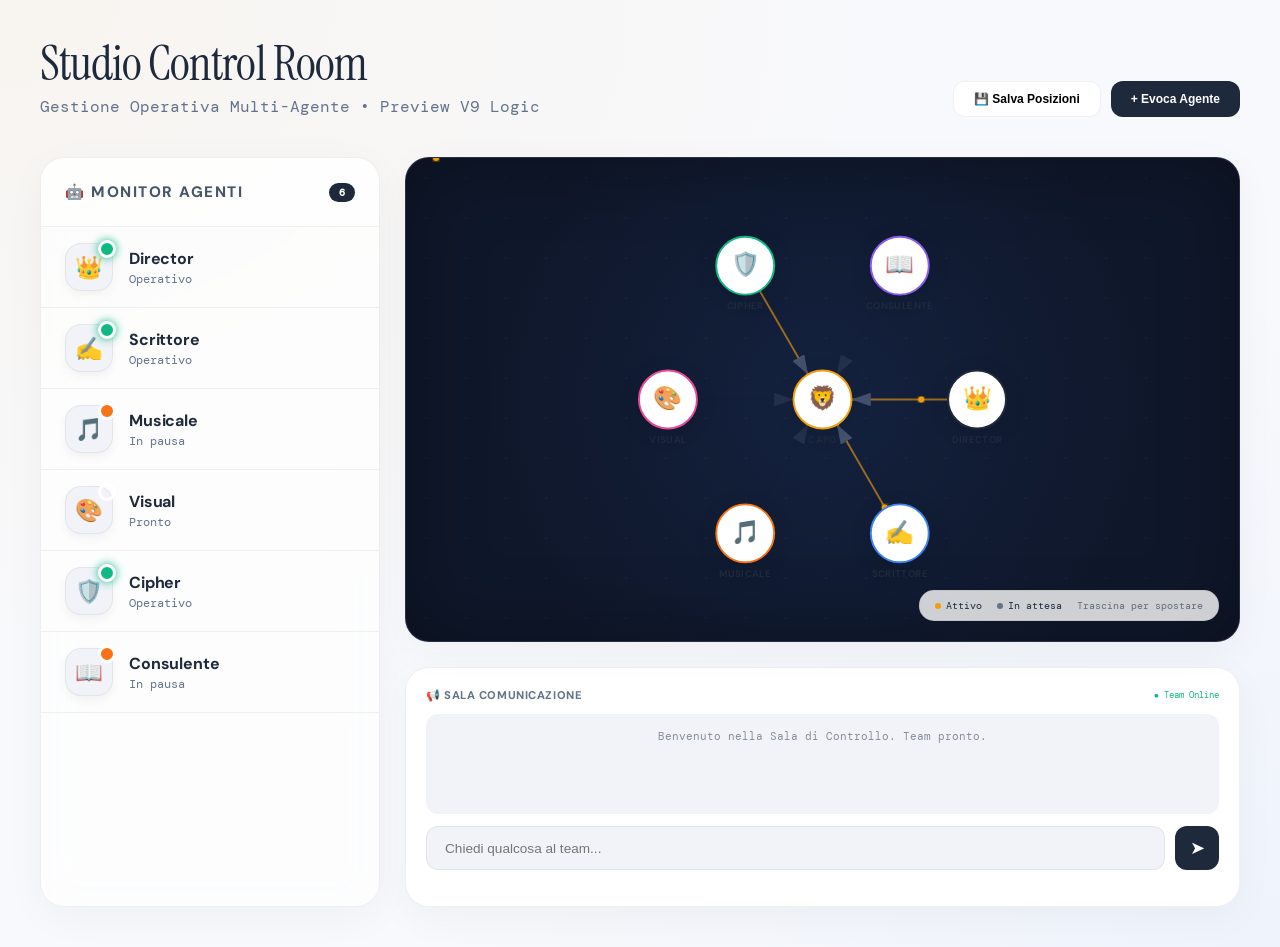
<file: map_preview.html>
<!DOCTYPE html>
<html lang="it">
<head>
    <meta charset="UTF-8">
    <meta name="viewport" content="width=device-width, initial-scale=1.0">
    <title>Cluster Map Preview - Content Factory V10</title>
    <link href="https://fonts.googleapis.com/css2?family=DM+Sans:wght@400;500;700&family=DM+Mono:wght@400;500&family=Instrument+Serif:ital,wght@0,400;1,400&display=swap" rel="stylesheet">
    <style>
        :root {
            --bg: #f8f9fc;
            --bg2: #ffffff;
            --bg3: #f1f3f9;
            --bg4: #e2e8f0;
            --border: rgba(0,0,0,0.06);
            --border2: rgba(0,0,0,0.1);
            --text: #1e293b;
            --dim: #64748b;
            --mid: #475569;
            --accent: #f59e0b;
            --accent2: #d97706;
            --green: #10b981;
            --orange: #f97316;
            --blue: #3b82f6;
            --purple: #8b5cf6;
            --pink: #ec4899;
            --radius: 24px;
            --shadow: 0 10px 40px rgba(0,0,0,0.04);
            --glass: rgba(255, 255, 255, 0.7);
        }

        * { margin:0; padding:0; box-sizing:border-box; }
        body { 
            font-family: 'DM Sans', sans-serif; 
            background: var(--bg); 
            color: var(--text);
            padding: 40px;
            min-height: 100vh;
            background-image: radial-gradient(at 0% 0%, rgba(245, 158, 11, 0.05) 0px, transparent 50%),
                              radial-gradient(at 100% 100%, rgba(59, 130, 246, 0.05) 0px, transparent 50%);
        }

        .preview-container {
            max-width: 1400px;
            margin: 0 auto;
        }

        .header {
            margin-bottom: 40px;
            display: flex;
            justify-content: space-between;
            align-items: flex-end;
        }

        .greeting {
            font-family: 'Instrument Serif', serif;
            font-size: 3rem;
            line-height: 1;
            letter-spacing: -0.02em;
        }

        .sub {
            color: var(--dim);
            font-size: 1rem;
            margin-top: 8px;
            font-family: 'DM Mono', monospace;
        }

        /* CONTROL ROOM LAYOUT */
        .control-room-layout {
            display: grid;
            grid-template-columns: 340px 1fr;
            grid-template-rows: 1fr 240px;
            gap: 25px;
            height: 750px;
        }

        .cr-monitor {
            grid-row: 1 / 3;
            background: var(--glass);
            backdrop-filter: blur(20px);
            border-radius: var(--radius);
            border: 1px solid var(--border);
            display: flex;
            flex-direction: column;
            overflow: hidden;
            box-shadow: var(--shadow);
        }

        .card-hdr {
            padding: 24px;
            border-bottom: 1px solid var(--border);
            display: flex;
            justify-content: space-between;
            align-items: center;
            background: rgba(255,255,255,0.4);
        }

        .card-title {
            font-weight: 800;
            font-size: 0.95rem;
            text-transform: uppercase;
            letter-spacing: 0.1em;
            color: var(--mid);
        }

        .ac-count {
            background: var(--text);
            color: #fff;
            padding: 3px 10px;
            border-radius: 20px;
            font-size: 0.65rem;
            font-family: 'DM Mono', monospace;
            font-weight: 700;
        }

        .monitor-list {
            flex: 1;
            overflow-y: auto;
        }

        .monitor-item {
            display: flex;
            align-items: center;
            gap: 16px;
            padding: 16px 24px;
            border-bottom: 1px solid var(--border);
            transition: all 0.3s cubic-bezier(0.4, 0, 0.2, 1);
            cursor: pointer;
        }

        .monitor-item:hover { 
            background: rgba(255,255,255,0.6); 
            transform: translateX(5px);
        }

        .mi-av {
            width: 48px;
            height: 48px;
            border-radius: 16px;
            background: var(--bg3);
            display: flex;
            align-items: center;
            justify-content: center;
            font-size: 1.4rem;
            position: relative;
            border: 1px solid var(--border);
            box-shadow: 0 4px 10px rgba(0,0,0,0.05);
        }

        .mi-av::after {
            content: '';
            position: absolute;
            top: -4px;
            right: -4px;
            width: 12px;
            height: 12px;
            border-radius: 50%;
            border: 3px solid #fff;
        }

        .mi-av.online::after { background: var(--green); box-shadow: 0 0 10px var(--green); }
        .mi-av.busy::after { background: var(--orange); }

        .mi-info { flex: 1; }
        .mi-name { font-weight: 700; font-size: 1rem; letter-spacing: -0.01em; }
        .mi-status { font-family: 'DM Mono', monospace; font-size: 0.72rem; color: var(--dim); margin-top: 3px; }

        /* MAP AREA */
        .cr-map-area {
            background: #0f172a; /* Deep Space for the Map as requested in original style */
            border-radius: var(--radius);
            border: 1px solid rgba(255,255,255,0.1);
            position: relative;
            overflow: hidden;
            box-shadow: var(--shadow), inset 0 0 80px rgba(0,0,0,0.3);
            background-image: 
                radial-gradient(circle at 50% 50%, rgba(59, 130, 246, 0.1) 0%, transparent 70%),
                radial-gradient(rgba(255,255,255,0.03) 1px, transparent 1px);
            background-size: 100% 100%, 40px 40px;
        }

        #flowContainer {
            width: 100%;
            height: 100%;
        }

        .map-legend {
            position: absolute;
            bottom: 20px;
            right: 20px;
            background: rgba(255,255,255,0.8);
            backdrop-filter: blur(10px);
            padding: 8px 15px;
            border-radius: 15px;
            font-family: 'DM Mono', monospace;
            font-size: 0.6rem;
            display: flex;
            gap: 15px;
            border: 1px solid var(--border);
            pointer-events: none;
        }

        /* COMM HUB */
        .cr-comm-hub {
            background: var(--bg2);
            border-radius: var(--radius);
            border: 1px solid var(--border);
            padding: 20px;
            display: flex;
            flex-direction: column;
            gap: 12px;
            box-shadow: var(--shadow);
        }

        .comm-header {
            display: flex;
            justify-content: space-between;
            align-items: center;
        }

        .comm-label {
            font-size: 0.7rem;
            font-weight: 800;
            text-transform: uppercase;
            color: var(--dim);
            letter-spacing: 0.05em;
        }

        .comm-feed {
            height: 100px;
            background: var(--bg3);
            border-radius: 12px;
            padding: 15px;
            overflow-y: auto;
            font-family: 'DM Mono', monospace;
            font-size: 0.7rem;
            display: flex;
            flex-direction: column;
            gap: 8px;
        }

        .comm-msg { line-height: 1.4; }
        .comm-msg b { color: var(--accent2); }

        .comm-input-wrap {
            display: flex;
            gap: 10px;
        }

        .comm-input {
            flex: 1;
            padding: 12px 18px;
            border-radius: 12px;
            border: 1px solid var(--border);
            background: var(--bg3);
            outline: none;
            font-size: 0.85rem;
            transition: all 0.2s;
        }

        .comm-input:focus { border-color: var(--accent); background: #fff; }

        .comm-btn {
            width: 44px;
            height: 44px;
            border-radius: 12px;
            background: var(--text);
            color: #fff;
            border: none;
            cursor: pointer;
            display: flex;
            align-items: center;
            justify-content: center;
            font-size: 1.1rem;
        }

        /* SVG NODE STYLES */
        .flow-node circle { transition: stroke-width 0.2s; }
        .flow-node:hover circle { stroke-width: 4px; }
        .flow-node text { pointer-events: none; }
    </style>
</head>
<body>

<div class="preview-container">
    <div class="header">
        <div>
            <div class="greeting">Studio Control Room</div>
            <div class="sub">Gestione Operativa Multi-Agente • Preview V9 Logic</div>
        </div>
        <div style="display:flex; gap:10px;">
            <button style="padding:10px 20px; border-radius:12px; background:var(--bg2); border:1px solid var(--border); font-weight:700; font-size:0.75rem; cursor:pointer;" onclick="FlowEngine.savePositions()">💾 Salva Posizioni</button>
            <button style="padding:10px 20px; border-radius:12px; background:var(--text); color:#fff; border:none; font-weight:700; font-size:0.75rem; cursor:pointer;">+ Evoca Agente</button>
        </div>
    </div>

    <div class="control-room-layout">
        <!-- MONITOR -->
        <div class="cr-monitor">
            <div class="card-hdr">
                <div class="card-title">🤖 Monitor Agenti</div>
                <div class="ac-count" id="agentCount">6</div>
            </div>
            <div class="monitor-list" id="monitorList">
                <!-- Populated by JS -->
            </div>
        </div>

        <!-- MAP -->
        <div class="cr-map-area">
            <div id="flowContainer"></div>
            <div class="map-legend">
                <div style="display:flex; align-items:center; gap:5px;"><span style="width:6px; height:6px; border-radius:50%; background:var(--accent);"></span> Attivo</div>
                <div style="display:flex; align-items:center; gap:5px;"><span style="width:6px; height:6px; border-radius:50%; background:var(--dim);"></span> In attesa</div>
                <div style="opacity:0.6;">Trascina per spostare</div>
            </div>
        </div>

        <!-- COMM HUB -->
        <div class="cr-comm-hub">
            <div class="comm-header">
                <div class="comm-label">📢 Sala Comunicazione</div>
                <div style="font-family:'DM Mono',monospace; font-size:0.55rem; color:var(--green);">● Team Online</div>
            </div>
            <div class="comm-feed" id="commFeed">
                <div class="comm-msg" style="opacity:0.5; text-align:center;">Benvenuto nella Sala di Controllo. Team pronto.</div>
            </div>
            <div class="comm-input-wrap">
                <input type="text" class="comm-input" placeholder="Chiedi qualcosa al team..." id="commInput">
                <button class="comm-btn" onclick="sendMsg()">➤</button>
            </div>
        </div>
    </div>
</div>

<script>
// MOCK DATA consistent with V9
window.AGENTS_DATA = [
    { id: 'director', role: 'Director', icon: '👑', color: 'var(--text)', status: 'run' },
    { id: 'scrittore', role: 'Scrittore', icon: '✍️', color: 'var(--blue)', status: 'run' },
    { id: 'musicale', role: 'Musicale', icon: '🎵', color: 'var(--orange)', status: 'wait' },
    { id: 'visual', role: 'Visual', icon: '🎨', color: 'var(--pink)', status: 'done' },
    { id: 'cipher', role: 'Cipher', icon: '🛡️', color: 'var(--green)', status: 'run' },
    { id: 'consulente', role: 'Consulente', icon: '📖', color: 'var(--purple)', status: 'wait' }
];

const FlowEngine = {
    canvasId: 'flowCanvas',
    nodes: [],
    links: [],
    draggingNode: null,
    offset: { x: 0, y: 0 },

    init(containerId) {
        const container = document.getElementById(containerId);
        if (!container) return;
        
        container.innerHTML = `
            <svg id="${this.canvasId}" width="100%" height="100%" viewBox="0 0 800 500" style="overflow:visible; user-select:none;">
                <defs>
                    <marker id="arrowhead" markerWidth="10" markerHeight="7" refX="25" refY="3.5" orient="auto">
                        <polygon points="0 0, 10 3.5, 0 7" fill="var(--dim)" />
                    </marker>
                    <filter id="glow">
                        <feGaussianBlur stdDeviation="2.5" result="coloredBlur"/>
                        <feMerge>
                            <feMergeNode in="coloredBlur"/><feMergeNode in="SourceGraphic"/>
                        </feMerge>
                    </filter>
                </defs>
                <g id="linksLayer"></g>
                <g id="nodesLayer"></g>
            </svg>
        `;

        const svg = document.getElementById(this.canvasId);
        svg.addEventListener('mousemove', (e) => this.onDrag(e));
        svg.addEventListener('mouseup', () => this.stopDrag());
        svg.addEventListener('mouseleave', () => this.stopDrag());
        
        this.generateFlow();
        renderMonitor();
    },

    generateFlow() {
        // Sample positions if not saved
        const centerX = 400;
        const centerY = 250;
        const radius = 160;

        // User Node at center
        const userNode = {
            id: 'user_me',
            x: centerX,
            y: centerY,
            label: 'Capo',
            emoji: '🦁',
            color: 'var(--accent)',
            type: 'user'
        };

        this.nodes = [userNode];
        window.AGENTS_DATA.forEach((agent, i) => {
            const angle = (i / window.AGENTS_DATA.length) * Math.PI * 2;
            const node = {
                id: agent.id,
                x: centerX + radius * Math.cos(angle),
                y: centerY + radius * Math.sin(angle),
                label: agent.role,
                emoji: agent.icon,
                color: agent.color,
                status: agent.status,
                type: 'agent'
            };
            this.nodes.push(node);
        });

        this.links = window.AGENTS_DATA.map(agent => ({
            source: agent.id,
            target: 'user_me',
            status: agent.status
        }));

        this.render();
    },

    render() {
        const nodesLayer = document.getElementById('nodesLayer');
        const linksLayer = document.getElementById('linksLayer');
        if (!nodesLayer || !linksLayer) return;

        linksLayer.innerHTML = this.links.map((link, i) => {
            const s = this.nodes.find(n => n.id === link.source);
            const t = this.nodes.find(n => n.id === link.target);
            if (!s || !t) return '';
            
            const isActive = link.status === 'run';
            const stroke = isActive ? 'var(--accent)' : 'var(--border2)';
            const opacity = isActive ? '0.6' : '0.2';
            
            return `
                <path d="M ${s.x} ${s.y} L ${t.x} ${t.y}" stroke="${stroke}" stroke-width="2" fill="none" opacity="${opacity}" marker-end="url(#arrowhead)" />
                ${isActive ? `
                <circle r="3" fill="var(--accent)" style="filter:url(#glow)">
                    <animateMotion dur="3s" repeatCount="indefinite" path="M ${s.x} ${s.y} L ${t.x} ${t.y}" begin="${i * 0.5}s" />
                </circle>` : ''}
            `;
        }).join('');

        nodesLayer.innerHTML = this.nodes.map(node => `
            <g class="flow-node" transform="translate(${node.x}, ${node.y})" 
               style="cursor:grab;" 
               onmousedown="FlowEngine.startDrag(event, '${node.id}')">
                <circle r="30" fill="var(--bg2)" stroke="${node.color}" stroke-width="2" style="filter: drop-shadow(0 4px 10px rgba(0,0,0,0.1))" />
                <text y="7" text-anchor="middle" font-size="24px">${node.emoji}</text>
                <text y="45" text-anchor="middle" fill="var(--text)" font-size="10px" font-weight="700" style="text-transform:uppercase; letter-spacing:0.04em;">${node.label}</text>
            </g>
        `).join('');
    },

    startDrag(e, id) {
        e.preventDefault();
        const node = this.nodes.find(n => n.id === id);
        if (!node) return;
        this.draggingNode = node;
        
        const svg = document.getElementById(this.canvasId);
        const pt = svg.createSVGPoint();
        pt.x = e.clientX;
        pt.y = e.clientY;
        const loc = pt.matrixTransform(svg.getScreenCTM().inverse());
        
        this.offset.x = loc.x - node.x;
        this.offset.y = loc.y - node.y;
    },

    onDrag(e) {
        if (!this.draggingNode) return;
        
        const svg = document.getElementById(this.canvasId);
        const pt = svg.createSVGPoint();
        pt.x = e.clientX;
        pt.y = e.clientY;
        const loc = pt.matrixTransform(svg.getScreenCTM().inverse());
        
        this.draggingNode.x = loc.x - this.offset.x;
        this.draggingNode.y = loc.y - this.offset.y;
        this.render();
    },

    stopDrag() {
        this.draggingNode = null;
    },

    savePositions() {
        alert("Posizioni salvate nel database simulato!");
    }
};

function renderMonitor() {
    const list = document.getElementById('monitorList');
    list.innerHTML = window.AGENTS_DATA.map(a => `
        <div class="monitor-item">
            <div class="mi-av ${a.status === 'run' ? 'online' : (a.status === 'wait' ? 'busy' : '')}">${a.icon}</div>
            <div class="mi-info">
                <div class="mi-name">${a.role}</div>
                <div class="mi-status">${a.status === 'run' ? 'Operativo' : (a.status === 'wait' ? 'In pausa' : 'Pronto')}</div>
            </div>
        </div>
    `).join('');
}

function sendMsg() {
    const input = document.getElementById('commInput');
    if(!input.value) return;
    const feed = document.getElementById('commFeed');
    feed.innerHTML += `<div><b>Tu:</b> ${input.value}</div>`;
    input.value = '';
    feed.scrollTop = feed.scrollHeight;
    
    // Fake agent reply
    setTimeout(() => {
        feed.innerHTML += `<div><b>Director:</b> Ricevuto Capo. Aggiorno la flotta.</div>`;
        feed.scrollTop = feed.scrollHeight;
    }, 800);
}

// Start
FlowEngine.init('flowContainer');

</script>
</body>
</html>
</file>
